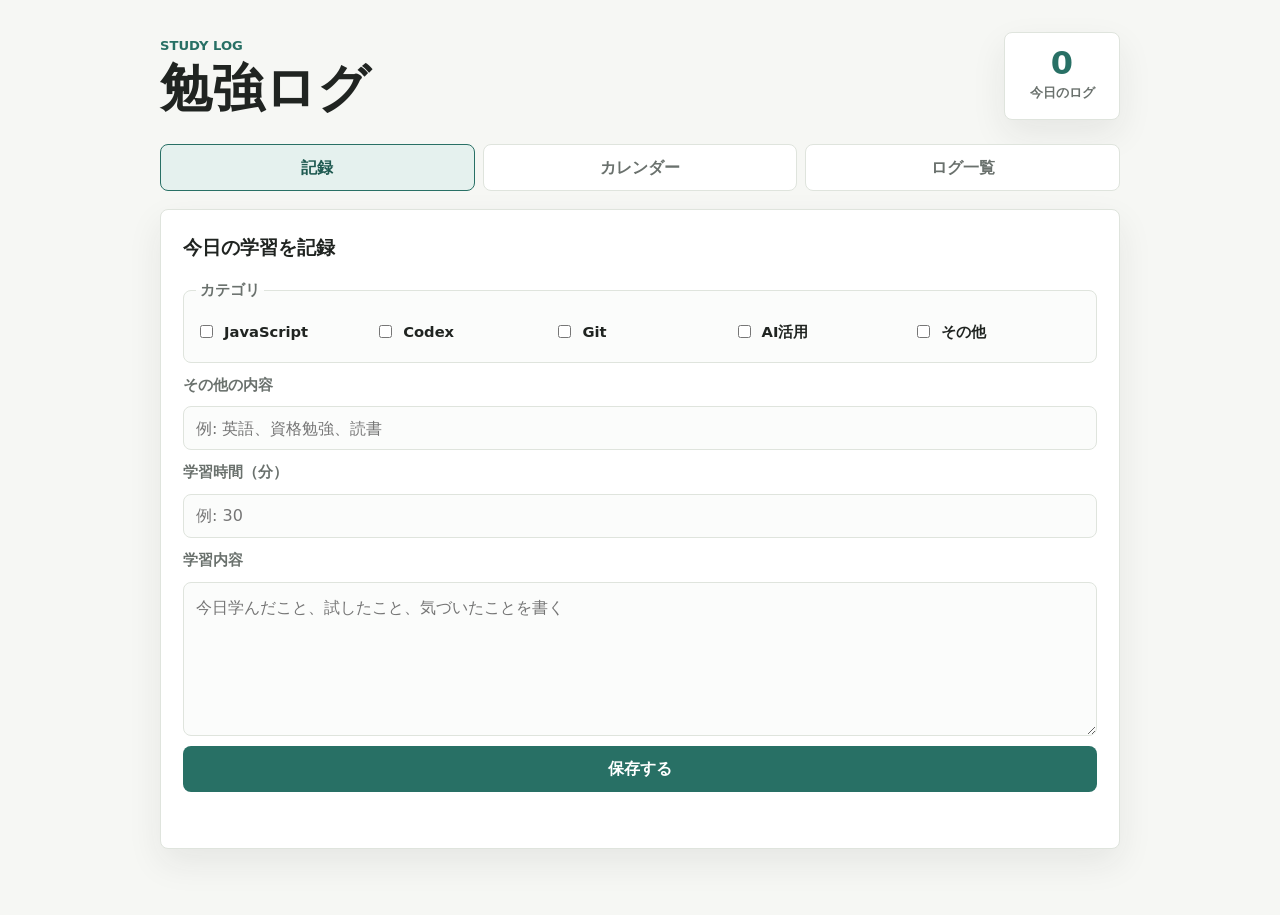
<file: index.html>
<!DOCTYPE html>
<html lang="ja">
<head>
  <meta charset="UTF-8">
  <meta name="viewport" content="width=device-width, initial-scale=1.0">
  <title>勉強ログ</title>
  <link rel="stylesheet" href="style.css">
</head>
<body>
  <main class="app-shell">
    <header class="app-header">
      <div>
        <p class="eyebrow">Study Log</p>
        <h1>勉強ログ</h1>
      </div>
      <section class="today-count" aria-label="今日学んだ数">
        <span id="todayCount">0</span>
        <small>今日のログ</small>
      </section>
    </header>

    <nav class="app-nav" aria-label="ページ移動">
      <a class="active" href="index.html">記録</a>
      <a href="calendar.html">カレンダー</a>
      <a href="logs.html">ログ一覧</a>
    </nav>

    <section class="log-form-section" aria-labelledby="formTitle">
      <h2 id="formTitle">今日の学習を記録</h2>
      <form id="logForm" class="log-form">
        <fieldset class="category-field">
          <legend>カテゴリ</legend>
          <label><input type="checkbox" name="categories" value="JavaScript"> JavaScript</label>
          <label><input type="checkbox" name="categories" value="Codex"> Codex</label>
          <label><input type="checkbox" name="categories" value="Git"> Git</label>
          <label><input type="checkbox" name="categories" value="AI活用"> AI活用</label>
          <label><input type="checkbox" name="categories" value="その他"> その他</label>
        </fieldset>

        <div id="otherCategoryField" class="other-category-field" hidden>
          <label for="otherCategoryInput">その他の内容</label>
          <input id="otherCategoryInput" name="otherCategory" type="text" placeholder="例: 英語、資格勉強、読書">
        </div>

        <label for="studyMinutesInput">学習時間（分）</label>
        <input id="studyMinutesInput" name="studyMinutes" type="number" min="0" step="5" placeholder="例: 30">

        <label for="contentInput">学習内容</label>
        <textarea id="contentInput" name="content" rows="5" placeholder="今日学んだこと、試したこと、気づいたことを書く" required></textarea>

        <button type="submit">保存する</button>
        <p id="formMessage" class="form-message" aria-live="polite"></p>
      </form>
    </section>
  </main>

  <script src="js/storage.js"></script>
  <script src="js/render.js"></script>
  <script src="js/app.js"></script>
</body>
</html>
</file>
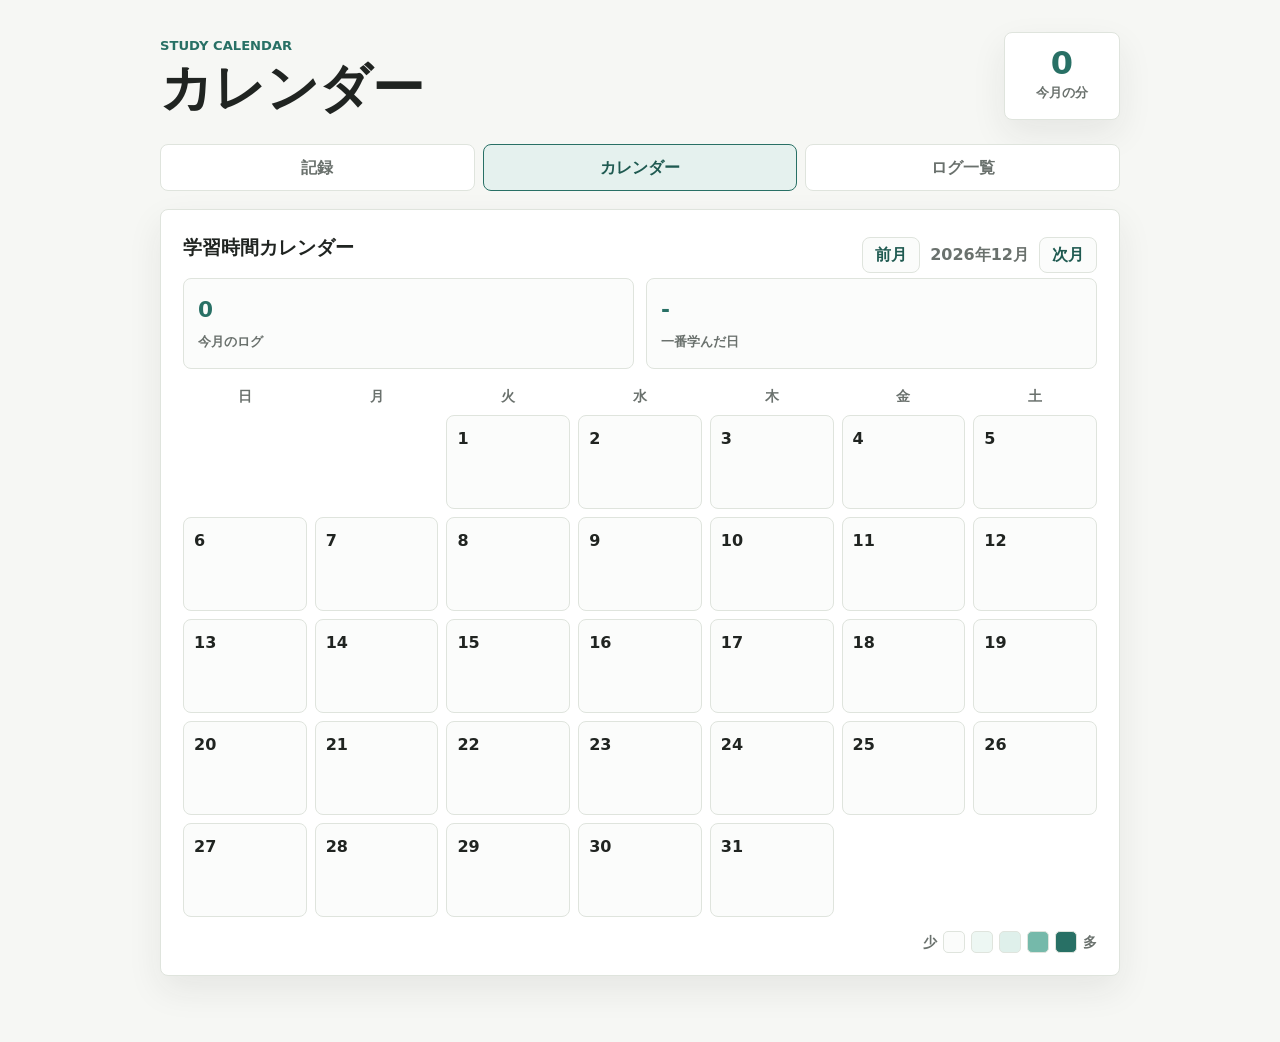
<file: calendar.html>
<!DOCTYPE html>
<html lang="ja">
<head>
  <meta charset="UTF-8">
  <meta name="viewport" content="width=device-width, initial-scale=1.0">
  <title>勉強ログ | カレンダー</title>
  <link rel="stylesheet" href="style.css">
</head>
<body>
  <main class="app-shell">
    <header class="app-header">
      <div>
        <p class="eyebrow">Study Calendar</p>
        <h1>カレンダー</h1>
      </div>
      <section class="today-count" aria-label="今月の学習時間">
        <span id="monthTotalMinutes">0</span>
        <small>今月の分</small>
      </section>
    </header>

    <nav class="app-nav" aria-label="ページ移動">
      <a href="index.html">記録</a>
      <a class="active" href="calendar.html">カレンダー</a>
      <a href="logs.html">ログ一覧</a>
    </nav>

    <section class="calendar-section" aria-labelledby="calendarTitle">
      <div class="section-heading">
        <h2 id="calendarTitle">学習時間カレンダー</h2>
        <div class="calendar-actions">
          <button id="prevMonthButton" class="secondary-button" type="button">前月</button>
          <span id="currentMonthLabel" class="result-count"></span>
          <button id="nextMonthButton" class="secondary-button" type="button">次月</button>
        </div>
      </div>

      <div class="calendar-summary">
        <div>
          <span id="monthLogCount">0</span>
          <small>今月のログ</small>
        </div>
        <div>
          <span id="topStudyDay">-</span>
          <small>一番学んだ日</small>
        </div>
      </div>

      <div class="calendar-weekdays" aria-hidden="true">
        <span>日</span>
        <span>月</span>
        <span>火</span>
        <span>水</span>
        <span>木</span>
        <span>金</span>
        <span>土</span>
      </div>
      <div id="calendarGrid" class="calendar-grid"></div>

      <div class="calendar-legend" aria-label="色の目安">
        <span>少</span>
        <i class="level-0"></i>
        <i class="level-1"></i>
        <i class="level-2"></i>
        <i class="level-3"></i>
        <i class="level-4"></i>
        <span>多</span>
      </div>
    </section>
  </main>

  <script src="js/storage.js"></script>
  <script src="js/render.js"></script>
  <script src="js/app.js"></script>
</body>
</html>
</file>
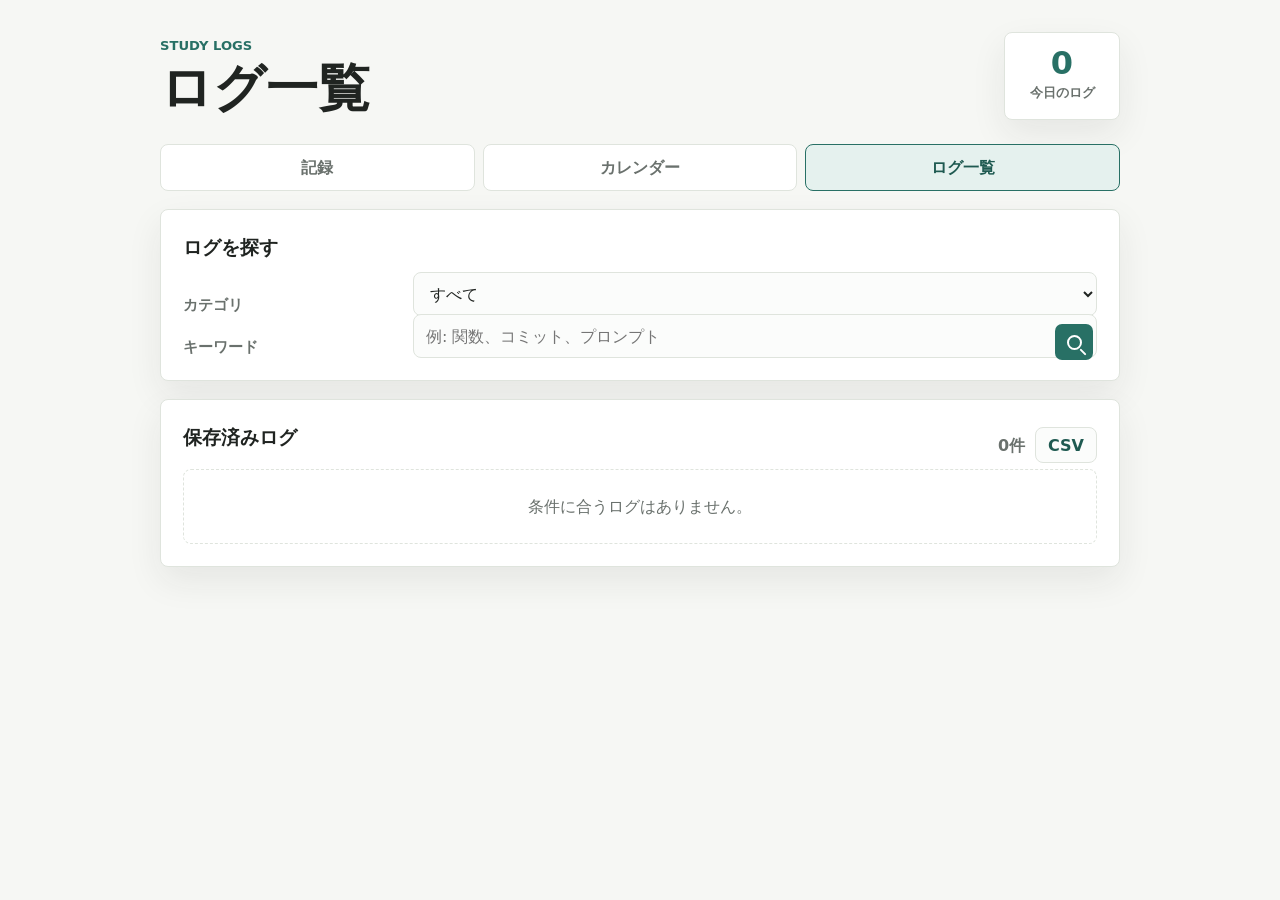
<file: logs.html>
<!DOCTYPE html>
<html lang="ja">
<head>
  <meta charset="UTF-8">
  <meta name="viewport" content="width=device-width, initial-scale=1.0">
  <title>勉強ログ | ログ一覧</title>
  <link rel="stylesheet" href="style.css">
</head>
<body>
  <main class="app-shell">
    <header class="app-header">
      <div>
        <p class="eyebrow">Study Logs</p>
        <h1>ログ一覧</h1>
      </div>
      <section class="today-count" aria-label="今日学んだ数">
        <span id="todayCount">0</span>
        <small>今日のログ</small>
      </section>
    </header>

    <nav class="app-nav" aria-label="ページ移動">
      <a href="index.html">記録</a>
      <a href="calendar.html">カレンダー</a>
      <a class="active" href="logs.html">ログ一覧</a>
    </nav>

    <section class="filter-section" aria-labelledby="filterTitle">
      <h2 id="filterTitle">ログを探す</h2>
      <div class="filters">
        <label for="categoryFilter">カテゴリ</label>
        <select id="categoryFilter">
          <option value="all">すべて</option>
          <option value="JavaScript">JavaScript</option>
          <option value="Codex">Codex</option>
          <option value="Git">Git</option>
          <option value="AI活用">AI活用</option>
          <option value="その他">その他</option>
        </select>

        <label for="keywordInput">キーワード</label>
        <div class="search-box">
          <input id="keywordInput" type="search" placeholder="例: 関数、コミット、プロンプト">
          <button id="searchButton" class="search-button" type="button" aria-label="検索する">
            <span aria-hidden="true"></span>
          </button>
        </div>
      </div>
    </section>

    <section class="log-list-section" aria-labelledby="listTitle">
      <div class="section-heading">
        <h2 id="listTitle">保存済みログ</h2>
        <div class="list-actions">
          <span id="resultCount" class="result-count">0件</span>
          <button id="csvExportButton" class="secondary-button" type="button">CSV</button>
        </div>
      </div>
      <div id="logList" class="log-list"></div>
    </section>
  </main>

  <script src="js/storage.js"></script>
  <script src="js/render.js"></script>
  <script src="js/app.js"></script>
</body>
</html>
</file>
<file: style.css>
:root {
  --bg: #f6f7f4;
  --surface: #ffffff;
  --text: #202421;
  --muted: #6a716d;
  --line: #dfe4dd;
  --accent: #287065;
  --accent-dark: #1f5a51;
  --accent-soft: #e5f1ee;
  --danger: #b93838;
  --shadow: 0 14px 35px rgba(32, 36, 33, 0.08);
}

* {
  box-sizing: border-box;
}

body {
  margin: 0;
  min-height: 100vh;
  background: var(--bg);
  color: var(--text);
  font-family: system-ui, -apple-system, BlinkMacSystemFont, "Segoe UI", sans-serif;
  line-height: 1.6;
}

button,
input,
select,
textarea {
  font: inherit;
}

a {
  color: inherit;
  text-decoration: none;
}

.app-shell {
  width: min(960px, calc(100% - 32px));
  margin: 0 auto;
  padding: 32px 0 48px;
}

.app-header {
  display: flex;
  align-items: center;
  justify-content: space-between;
  gap: 16px;
  margin-bottom: 24px;
}

.eyebrow {
  margin: 0 0 4px;
  color: var(--accent);
  font-size: 0.82rem;
  font-weight: 700;
  letter-spacing: 0;
  text-transform: uppercase;
}

h1,
h2,
p {
  margin-top: 0;
}

h1 {
  margin-bottom: 0;
  font-size: clamp(2rem, 8vw, 3.25rem);
  line-height: 1.1;
}

h2 {
  margin-bottom: 16px;
  font-size: 1.18rem;
}

.today-count {
  min-width: 116px;
  padding: 14px 16px;
  border: 1px solid var(--line);
  border-radius: 8px;
  background: var(--surface);
  box-shadow: var(--shadow);
  text-align: center;
}

.today-count span {
  display: block;
  color: var(--accent);
  font-size: 2rem;
  font-weight: 800;
  line-height: 1;
}

.today-count small {
  color: var(--muted);
  font-weight: 700;
}

.app-nav {
  display: grid;
  grid-template-columns: repeat(3, 1fr);
  gap: 8px;
  margin-bottom: 18px;
}

.app-nav a {
  min-height: 44px;
  padding: 10px 12px;
  border: 1px solid var(--line);
  border-radius: 8px;
  background: var(--surface);
  color: var(--muted);
  font-weight: 800;
  text-align: center;
}

.app-nav a:hover,
.app-nav a.active {
  border-color: var(--accent);
  background: var(--accent-soft);
  color: var(--accent-dark);
}

.log-form-section,
.filter-section,
.log-list-section,
.calendar-section {
  margin-bottom: 18px;
  padding: 22px;
  border: 1px solid var(--line);
  border-radius: 8px;
  background: var(--surface);
  box-shadow: var(--shadow);
}

.log-form,
.filters {
  display: grid;
  gap: 10px;
}

label {
  color: var(--muted);
  font-size: 0.92rem;
  font-weight: 700;
}

fieldset,
select,
input,
textarea {
  width: 100%;
  border: 1px solid var(--line);
  border-radius: 8px;
  background: #fbfcfb;
  color: var(--text);
  outline: none;
}

fieldset {
  margin: 0;
  padding: 12px;
}

legend {
  padding: 0 4px;
  color: var(--muted);
  font-size: 0.92rem;
  font-weight: 700;
}

.category-field {
  display: grid;
  grid-template-columns: repeat(auto-fit, minmax(130px, 1fr));
  gap: 8px;
}

.category-field label {
  display: flex;
  align-items: center;
  gap: 8px;
  min-height: 36px;
  color: var(--text);
  font-weight: 700;
}

.category-field input {
  width: auto;
  min-height: auto;
  accent-color: var(--accent);
}

.other-category-field {
  display: grid;
  gap: 10px;
}

select,
input {
  min-height: 44px;
  padding: 0 12px;
}

textarea {
  resize: vertical;
  min-height: 128px;
  padding: 12px;
}

select:focus,
input:focus,
textarea:focus {
  border-color: var(--accent);
  box-shadow: 0 0 0 3px var(--accent-soft);
}

button {
  min-height: 46px;
  border: 0;
  border-radius: 8px;
  background: var(--accent);
  color: #ffffff;
  cursor: pointer;
  font-weight: 800;
}

button:hover {
  background: var(--accent-dark);
}

.form-message {
  min-height: 1.5em;
  margin-bottom: 0;
  color: var(--accent);
  font-weight: 700;
}

.filters {
  grid-template-columns: minmax(150px, 220px) 1fr;
  align-items: end;
}

.filters label {
  grid-column: span 1;
}

.filters select,
.filters input {
  margin-top: -6px;
}

.search-box {
  position: relative;
  margin-top: -6px;
}

.search-box input {
  padding-right: 54px;
}

.search-button {
  position: absolute;
  top: 4px;
  right: 4px;
  display: grid;
  place-items: center;
  width: 38px;
  min-height: 36px;
  padding: 0;
  border-radius: 7px;
}

.search-button span {
  position: relative;
  width: 15px;
  height: 15px;
  border: 2px solid #ffffff;
  border-radius: 50%;
}

.search-button span::after {
  position: absolute;
  right: -7px;
  bottom: -5px;
  width: 8px;
  height: 2px;
  background: #ffffff;
  border-radius: 999px;
  content: "";
  transform: rotate(45deg);
}

.section-heading {
  display: flex;
  align-items: center;
  justify-content: space-between;
  gap: 12px;
}

.list-actions {
  display: flex;
  align-items: center;
  gap: 10px;
}

.result-count {
  color: var(--muted);
  font-weight: 700;
}

.secondary-button {
  min-height: 36px;
  padding: 0 12px;
  border: 1px solid var(--line);
  background: #fbfcfb;
  color: var(--accent-dark);
}

.secondary-button:hover {
  background: var(--accent-soft);
}

.log-list {
  display: grid;
  gap: 12px;
}

.log-card {
  border: 1px solid var(--line);
  border-radius: 8px;
  padding: 16px;
  background: #fbfcfb;
}

.log-card.is-editing {
  border-color: var(--accent);
  background: #f1faf6;
  box-shadow: 0 0 0 3px var(--accent-soft);
}

.log-card-header {
  display: flex;
  align-items: start;
  justify-content: space-between;
  gap: 12px;
  margin-bottom: 10px;
}

.log-meta {
  display: flex;
  flex-wrap: wrap;
  gap: 8px;
  align-items: center;
}

.card-actions {
  display: flex;
  align-items: center;
  gap: 8px;
}

.category-badge {
  display: inline-flex;
  align-items: center;
  min-height: 28px;
  padding: 3px 10px;
  border-radius: 999px;
  background: var(--accent-soft);
  color: var(--accent-dark);
  font-size: 0.86rem;
  font-weight: 800;
}

.log-date {
  color: var(--muted);
  font-size: 0.9rem;
  font-weight: 700;
}

.updated-date {
  color: var(--accent-dark);
}

.study-time {
  color: var(--muted);
  font-size: 0.9rem;
  font-weight: 700;
}

.delete-button {
  min-width: 72px;
  min-height: 36px;
  padding: 0 12px;
  background: transparent;
  color: var(--danger);
  border: 1px solid #e4c4c4;
}

.delete-button:hover {
  background: #fff1f1;
}

.edit-button,
.cancel-edit-button {
  min-width: 72px;
}

.edit-form {
  display: grid;
  gap: 10px;
}

.edit-category-field {
  display: grid;
  grid-template-columns: repeat(auto-fit, minmax(130px, 1fr));
  gap: 8px;
}

.edit-category-field label {
  display: flex;
  align-items: center;
  gap: 8px;
  min-height: 36px;
  color: var(--text);
  font-weight: 700;
}

.edit-category-field input {
  width: auto;
  min-height: auto;
  accent-color: var(--accent);
}

.edit-other-category-field {
  display: grid;
  gap: 10px;
}

.edit-actions {
  display: flex;
  gap: 10px;
}

.calendar-actions {
  display: flex;
  align-items: center;
  gap: 10px;
}

.calendar-summary {
  display: grid;
  grid-template-columns: repeat(2, minmax(0, 1fr));
  gap: 12px;
  margin-bottom: 16px;
}

.calendar-summary div {
  padding: 14px;
  border: 1px solid var(--line);
  border-radius: 8px;
  background: #fbfcfb;
}

.calendar-summary span {
  display: block;
  color: var(--accent);
  font-size: 1.35rem;
  font-weight: 800;
}

.calendar-summary small {
  color: var(--muted);
  font-weight: 700;
}

.calendar-weekdays,
.calendar-grid {
  display: grid;
  grid-template-columns: repeat(7, minmax(0, 1fr));
  gap: 8px;
}

.calendar-weekdays {
  margin-bottom: 8px;
  color: var(--muted);
  font-size: 0.86rem;
  font-weight: 800;
  text-align: center;
}

.calendar-day {
  display: flex;
  flex-direction: column;
  justify-content: space-between;
  min-height: 94px;
  padding: 10px;
  border: 1px solid var(--line);
  border-radius: 8px;
  background: #fbfcfb;
}

.calendar-day span {
  font-weight: 800;
}

.calendar-day small {
  color: var(--accent-dark);
  font-weight: 800;
}

.calendar-day.blank {
  visibility: hidden;
}

.calendar-day.level-0,
.calendar-legend .level-0 {
  background: #fbfcfb;
}

.calendar-day.level-1,
.calendar-legend .level-1 {
  background: #edf7f3;
}

.calendar-day.level-2,
.calendar-legend .level-2 {
  background: #dff0eb;
}

.calendar-day.level-3,
.calendar-legend .level-3 {
  background: #75b9aa;
}

.calendar-day.level-4,
.calendar-legend .level-4 {
  background: #287065;
  color: #ffffff;
}

.calendar-day.level-4 small {
  color: #ffffff;
}

.calendar-legend {
  display: flex;
  align-items: center;
  justify-content: end;
  gap: 6px;
  margin-top: 14px;
  color: var(--muted);
  font-size: 0.86rem;
  font-weight: 700;
}

.calendar-legend i {
  width: 22px;
  height: 22px;
  border: 1px solid var(--line);
  border-radius: 5px;
}

.log-content {
  margin-bottom: 0;
  white-space: pre-wrap;
  word-break: break-word;
}

.empty-state {
  margin: 0;
  padding: 24px;
  border: 1px dashed var(--line);
  border-radius: 8px;
  color: var(--muted);
  text-align: center;
}

@media (max-width: 720px) {
  .app-shell {
    width: min(100% - 20px, 960px);
    padding-top: 18px;
  }

  .app-header {
    align-items: stretch;
    flex-direction: column;
  }

  .today-count {
    display: flex;
    align-items: center;
    justify-content: space-between;
    text-align: left;
  }

  .log-form-section,
  .filter-section,
  .log-list-section,
  .calendar-section {
    padding: 16px;
  }

  .app-nav,
  .filters {
    grid-template-columns: 1fr;
  }

  .filters select,
  .filters input,
  .search-box {
    margin-top: 0;
  }

  .log-card-header {
    align-items: stretch;
    flex-direction: column;
  }

  .card-actions,
  .edit-actions {
    align-items: stretch;
    flex-direction: column;
  }

  .section-heading,
  .list-actions,
  .calendar-actions {
    align-items: stretch;
    flex-direction: column;
  }

  .calendar-summary {
    grid-template-columns: 1fr;
  }

  .calendar-weekdays,
  .calendar-grid {
    gap: 5px;
  }

  .calendar-day {
    min-height: 68px;
    padding: 7px;
  }

  .delete-button {
    width: 100%;
  }
}
</file>
